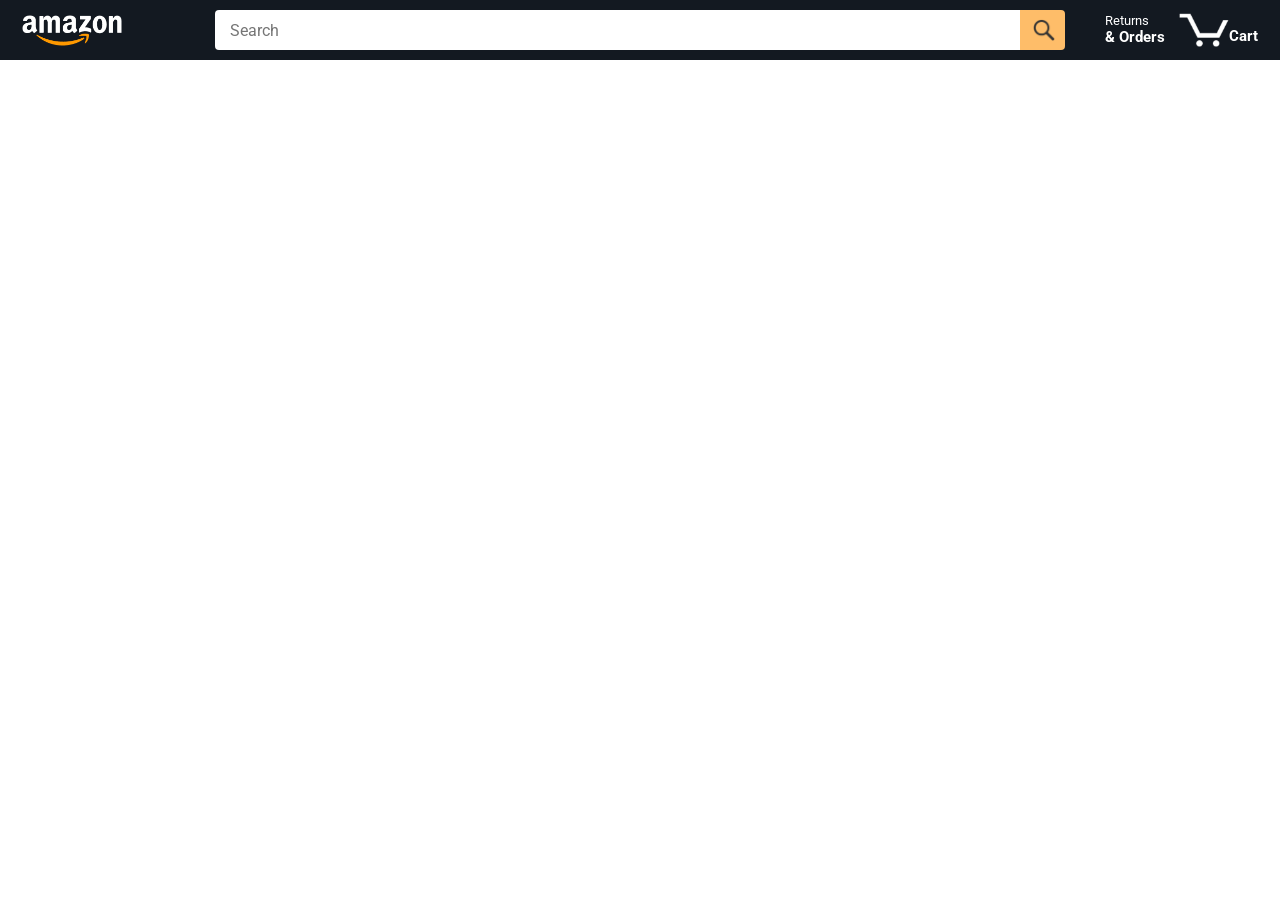
<file: index.html>
<!DOCTYPE html>
<html>
  <head>
    <title>Amazon Project</title>

    <!-- This code is needed for responsive design to work.
      (Responsive design = make the website look good on
      smaller screen sizes like a phone or a tablet). -->
    <meta name="viewport" content="width=device-width, initial-scale=1">

    <!-- Load a font called Roboto from Google Fonts. -->
    <link rel="preconnect" href="https://fonts.googleapis.com">
    <link rel="preconnect" href="https://fonts.gstatic.com" crossorigin>
    <link href="https://fonts.googleapis.com/css2?family=Roboto:wght@400;500;700&display=swap" rel="stylesheet">

    <!-- Here are the CSS files for this page. -->
    <link rel="stylesheet" href="styles/shared/general.css">
    <link rel="stylesheet" href="styles/shared/amazon-header.css">
    <link rel="stylesheet" href="styles/pages/amazon.css">
  </head>
  <body>
    <div class="amazon-header">
      <div class="amazon-header-left-section">
        <a href="amazon.html" class="header-link">
          <img class="amazon-logo"
            src="images/amazon-logo-white.png">
          <img class="amazon-mobile-logo"
            src="images/amazon-mobile-logo-white.png">
        </a>
      </div>

      <div class="amazon-header-middle-section">
        <input class="search-bar" type="text" placeholder="Search">

        <button class="search-button">
          <img class="search-icon" src="images/icons/search-icon.png">
        </button>
      </div>

      <div class="amazon-header-right-section">
        <a class="orders-link header-link" href="orders.html">
          <span class="returns-text">Returns</span>
          <span class="orders-text">& Orders</span>
        </a>

        <a class="cart-link header-link" href="checkout.html">
          <img class="cart-icon" src="images/icons/cart-icon.png">
          <div class="cart-quantity cart-quantity-js"></div>
          <div class="cart-text">Cart</div>
        </a>
      </div>
    </div>
    
    <div class="main">
      <div class="products-grid product-grid-js">
       
      </div>
    </div>
    
    <script type="module" src="scripts/amazon.js"></script>
  </body>
</html>
</file>
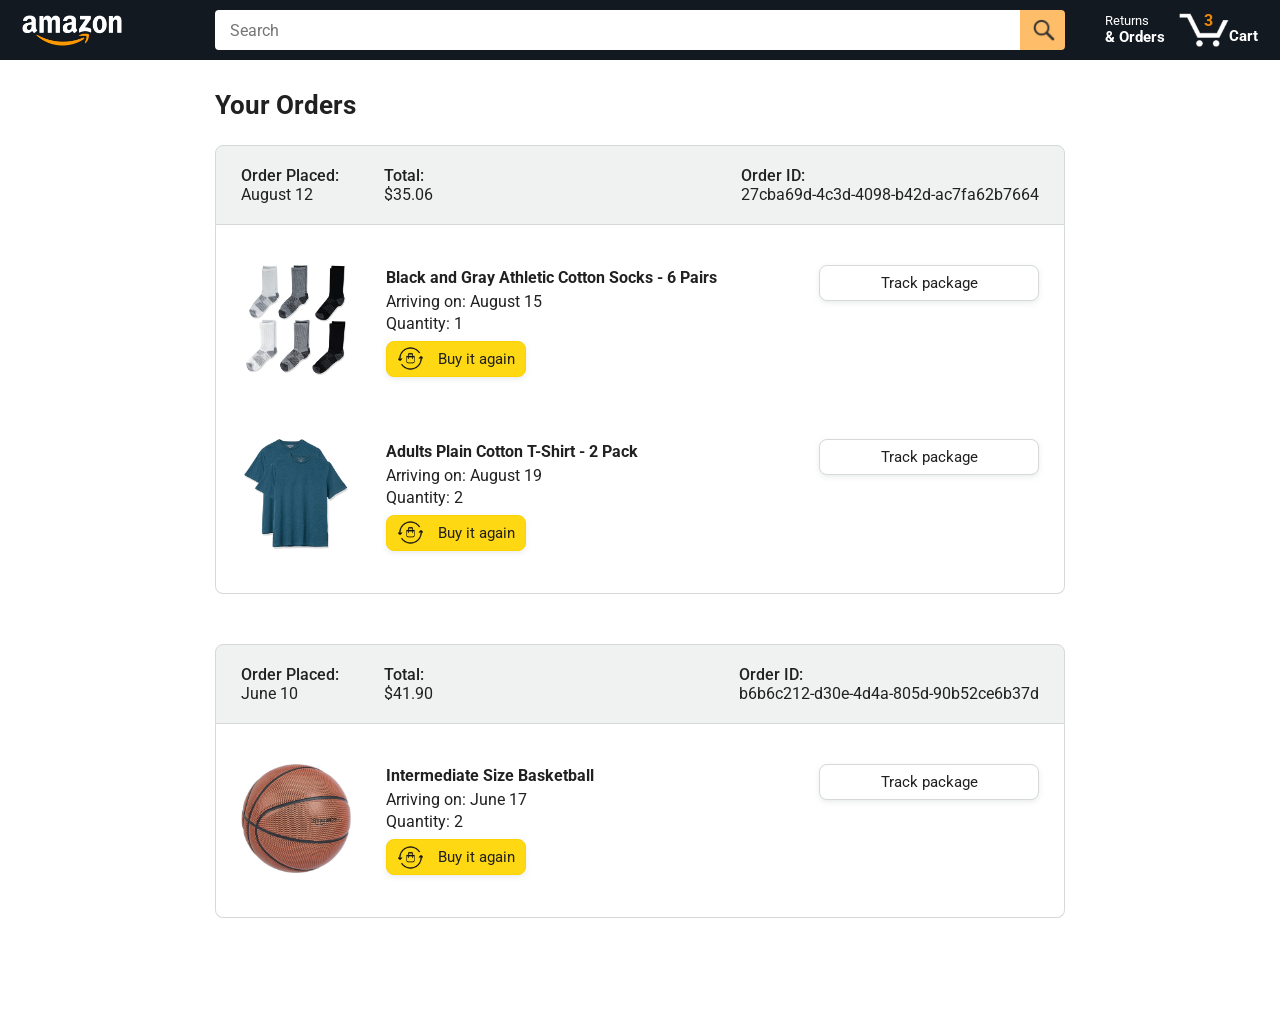
<file: orders.html>
<!DOCTYPE html>
<html>
  <head>
    <title>Orders</title>

    <!-- This code is needed for responsive design to work.
      (Responsive design = make the website look good on
      smaller screen sizes like a phone or a tablet). -->
    <meta name="viewport" content="width=device-width, initial-scale=1">

    <!-- Load a font called Roboto from Google Fonts. -->
    <link rel="preconnect" href="https://fonts.googleapis.com">
    <link rel="preconnect" href="https://fonts.gstatic.com" crossorigin>
    <link href="https://fonts.googleapis.com/css2?family=Roboto:wght@400;500;700&display=swap" rel="stylesheet">

    <!-- Here are the CSS files for this page. -->
    <link rel="stylesheet" href="styles/shared/general.css">
    <link rel="stylesheet" href="styles/shared/amazon-header.css">
    <link rel="stylesheet" href="styles/pages/orders.css">
  </head>
  <body>
    <div class="amazon-header">
      <div class="amazon-header-left-section">
        <a href="amazon.html" class="header-link">
          <img class="amazon-logo"
            src="images/amazon-logo-white.png">
          <img class="amazon-mobile-logo"
            src="images/amazon-mobile-logo-white.png">
        </a>
      </div>

      <div class="amazon-header-middle-section">
        <input class="search-bar" type="text" placeholder="Search">

        <button class="search-button">
          <img class="search-icon" src="images/icons/search-icon.png">
        </button>
      </div>

      <div class="amazon-header-right-section">
        <a class="orders-link header-link" href="orders.html">
          <span class="returns-text">Returns</span>
          <span class="orders-text">& Orders</span>
        </a>

        <a class="cart-link header-link" href="checkout.html">
          <img class="cart-icon" src="images/icons/cart-icon.png">
          <div class="cart-quantity">3</div>
          <div class="cart-text">Cart</div>
        </a>
      </div>
    </div>

    <div class="main">
      <div class="page-title">Your Orders</div>

      <div class="orders-grid">
        <div class="order-container">
          
          <div class="order-header">
            <div class="order-header-left-section">
              <div class="order-date">
                <div class="order-header-label">Order Placed:</div>
                <div>August 12</div>
              </div>
              <div class="order-total">
                <div class="order-header-label">Total:</div>
                <div>$35.06</div>
              </div>
            </div>

            <div class="order-header-right-section">
              <div class="order-header-label">Order ID:</div>
              <div>27cba69d-4c3d-4098-b42d-ac7fa62b7664</div>
            </div>
          </div>

          <div class="order-details-grid">
            <div class="product-image-container">
              <img src="images/products/athletic-cotton-socks-6-pairs.jpg">
            </div>

            <div class="product-details">
              <div class="product-name">
                Black and Gray Athletic Cotton Socks - 6 Pairs
              </div>
              <div class="product-delivery-date">
                Arriving on: August 15
              </div>
              <div class="product-quantity">
                Quantity: 1
              </div>
              <button class="buy-again-button button-primary">
                <img class="buy-again-icon" src="images/icons/buy-again.png">
                <span class="buy-again-message">Buy it again</span>
              </button>
            </div>

            <div class="product-actions">
              <a href="tracking.html">
                <button class="track-package-button button-secondary">
                  Track package
                </button>
              </a>
            </div>

            <div class="product-image-container">
              <img src="images/products/adults-plain-cotton-tshirt-2-pack-teal.jpg">
            </div>

            <div class="product-details">
              <div class="product-name">
                Adults Plain Cotton T-Shirt - 2 Pack
              </div>
              <div class="product-delivery-date">
                Arriving on: August 19
              </div>
              <div class="product-quantity">
                Quantity: 2
              </div>
              <button class="buy-again-button button-primary">
                <img class="buy-again-icon" src="images/icons/buy-again.png">
                <span class="buy-again-message">Buy it again</span>
              </button>
            </div>

            <div class="product-actions">
              <a href="tracking.html">
                <button class="track-package-button button-secondary">
                  Track package
                </button>
              </a>
            </div>
          </div>
        </div>

        <div class="order-container">

          <div class="order-header">
            <div class="order-header-left-section">
              <div class="order-date">
                <div class="order-header-label">Order Placed:</div>
                <div>June 10</div>
              </div>
              <div class="order-total">
                <div class="order-header-label">Total:</div>
                <div>$41.90</div>
              </div>
            </div>

            <div class="order-header-right-section">
              <div class="order-header-label">Order ID:</div>
              <div>b6b6c212-d30e-4d4a-805d-90b52ce6b37d</div>
            </div>
          </div>

          <div class="order-details-grid">
            <div class="product-image-container">
              <img src="images/products/intermediate-composite-basketball.jpg">
            </div>

            <div class="product-details">
              <div class="product-name">
                Intermediate Size Basketball
              </div>
              <div class="product-delivery-date">
                Arriving on: June 17
              </div>
              <div class="product-quantity">
                Quantity: 2
              </div>
              <button class="buy-again-button button-primary">
                <img class="buy-again-icon" src="images/icons/buy-again.png">
                <span class="buy-again-message">Buy it again</span>
              </button>
            </div>

            <div class="product-actions">
              <a href="tracking.html">
                <button class="track-package-button button-secondary">
                  Track package
                </button>
              </a>
            </div>
          </div>
        </div>
      </div>
    </div>
  </body>
</html>
</file>
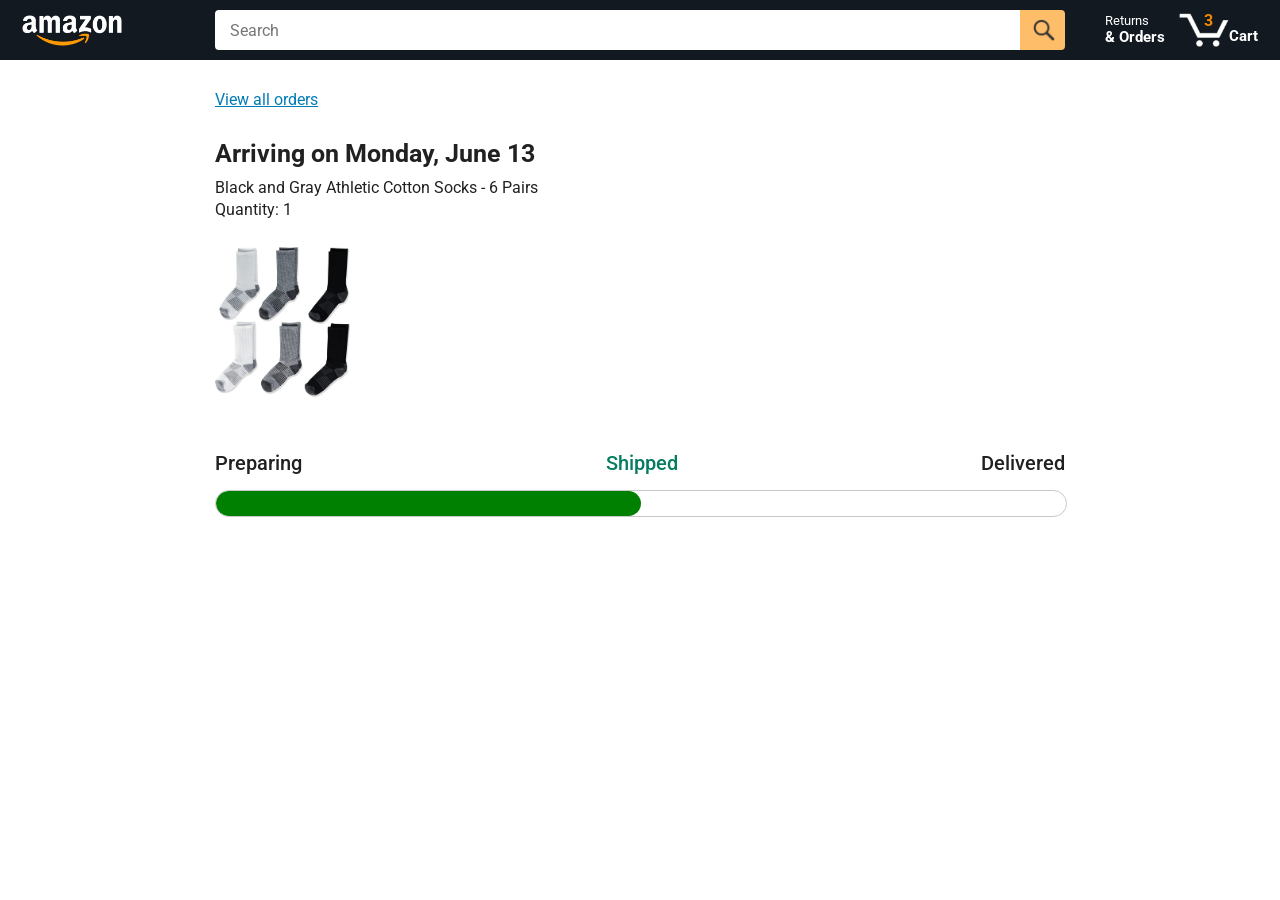
<file: tracking.html>
<!DOCTYPE html>
<html>
  <head>
    <title>Tracking</title>

    <!-- This code is needed for responsive design to work.
      (Responsive design = make the website look good on
      smaller screen sizes like a phone or a tablet). -->
    <meta name="viewport" content="width=device-width, initial-scale=1">

    <!-- Load a font called Roboto from Google Fonts. -->
    <link rel="preconnect" href="https://fonts.googleapis.com">
    <link rel="preconnect" href="https://fonts.gstatic.com" crossorigin>
    <link href="https://fonts.googleapis.com/css2?family=Roboto:wght@400;500;700&display=swap" rel="stylesheet">

    <!-- Here are the CSS files for this page. -->
    <link rel="stylesheet" href="styles/shared/general.css">
    <link rel="stylesheet" href="styles/shared/amazon-header.css">
    <link rel="stylesheet" href="styles/pages/tracking.css">
  </head>
  <body>
    <div class="amazon-header">
      <div class="amazon-header-left-section">
        <a href="amazon.html" class="header-link">
          <img class="amazon-logo"
            src="images/amazon-logo-white.png">
          <img class="amazon-mobile-logo"
            src="images/amazon-mobile-logo-white.png">
        </a>
      </div>

      <div class="amazon-header-middle-section">
        <input class="search-bar" type="text" placeholder="Search">

        <button class="search-button">
          <img class="search-icon" src="images/icons/search-icon.png">
        </button>
      </div>

      <div class="amazon-header-right-section">
        <a class="orders-link header-link" href="orders.html">
          <span class="returns-text">Returns</span>
          <span class="orders-text">& Orders</span>
        </a>

        <a class="cart-link header-link" href="checkout.html">
          <img class="cart-icon" src="images/icons/cart-icon.png">
          <div class="cart-quantity">3</div>
          <div class="cart-text">Cart</div>
        </a>
      </div>
    </div>

    <div class="main">
      <div class="order-tracking">
        <a class="back-to-orders-link link-primary" href="orders.html">
          View all orders
        </a>

        <div class="delivery-date">
          Arriving on Monday, June 13
        </div>

        <div class="product-info">
          Black and Gray Athletic Cotton Socks - 6 Pairs
        </div>

        <div class="product-info">
          Quantity: 1
        </div>

        <img class="product-image" src="images/products/athletic-cotton-socks-6-pairs.jpg">

        <div class="progress-labels-container">
          <div class="progress-label">
            Preparing
          </div>
          <div class="progress-label current-status">
            Shipped
          </div>
          <div class="progress-label">
            Delivered
          </div>
        </div>

        <div class="progress-bar-container">
          <div class="progress-bar"></div>
        </div>
      </div>
    </div>
  </body>
</html>
</file>
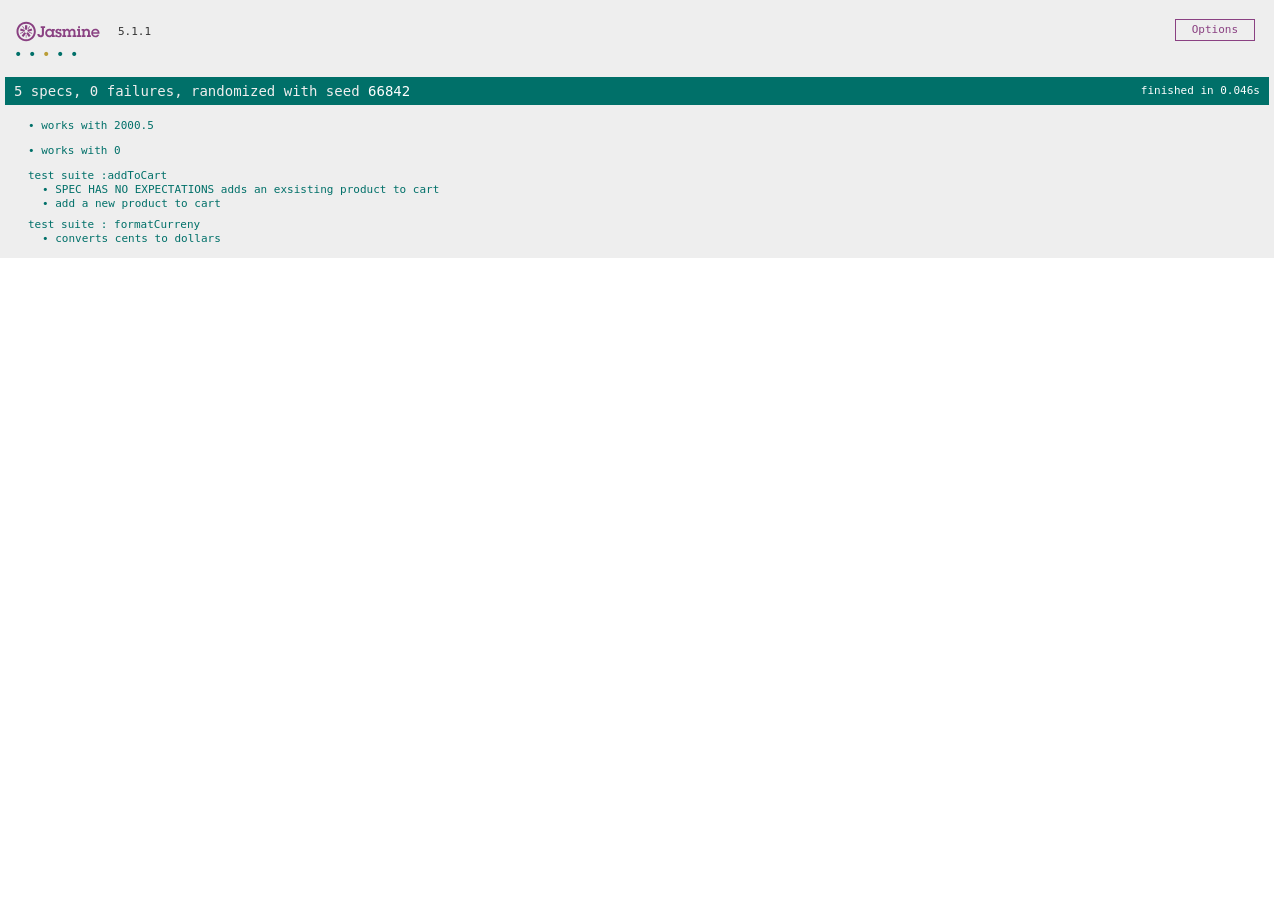
<file: tests-jamine/tests.html>
<!DOCTYPE html>
<html>
<head>
  <meta charset="utf-8">
  <title>Jasmine Spec Runner v5.1.1</title>

  <link rel="shortcut icon" type="image/png" href="lib/jasmine-5.1.1/jasmine_favicon.png">
  <link rel="stylesheet" href="lib/jasmine-5.1.1/jasmine.css">

  <script src="lib/jasmine-5.1.1/jasmine.js"></script>
  <script src="lib/jasmine-5.1.1/jasmine-html.js"></script>
  <script src="lib/jasmine-5.1.1/boot0.js"></script>
  <!-- optional: include a file here that configures the Jasmine env -->
  <script src="lib/jasmine-5.1.1/boot1.js"></script>
  <script src="utils/moneyTest.js" type="module"></script>
  <script src="data/cartTest.js" type="module"></script>
</head>

<body>
  <div class="js-test-container"></div>
</body>
</html>
</file>
<file: styles/shared/general.css>
body {
  font-family: Roboto, Arial;
  color: rgb(33, 33, 33);
  /* The <body> element has a default margin of 8px
     on all sides. This removes the default margins. */
  margin: 0;
}

/* <p> elements have a default margin on the top
   and bottom. This removes the default margins. */
p {
  margin: 0;
}

button {
  cursor: pointer;
}

select {
  cursor: pointer;
}

input, select, button {
  font-family: Roboto, Arial;
}

.button-primary {
  color: rgb(33, 33, 33);
  background-color: rgb(255, 216, 20);
  border: 1px solid rgb(252, 210, 0);
  border-radius: 8px;
  cursor: pointer;
  box-shadow: 0 2px 5px rgba(213, 217, 217, 0.5);
}

.button-primary:hover {
  background-color: rgb(247, 202, 0);
  border: 1px solid rgb(242, 194, 0);
}

.button-primary:active {
  background: rgb(255, 216, 20);
  border-color: rgb(252, 210, 0);
  box-shadow: none;
}

.button-secondary {
  color: rgb(33, 33, 33);
  background: white;
  border: 1px solid rgb(213, 217, 217);
  border-radius: 8px;
  cursor: pointer;
  box-shadow: 0 2px 5px rgba(213, 217, 217, 0.5);
}

.button-secondary:hover {
  background-color: rgb(247, 250, 250);
}

.button-secondary:active {
  background-color: rgb(237, 253, 255);
  box-shadow: none;
}

/* These styles will limit text to 2 lines. Anything
   beyond 2 lines will be replaced with "..."
   You can find this code by using an A.I. tool or by
   searching in Google.
   https://css-tricks.com/almanac/properties/l/line-clamp/ */
.limit-text-to-2-lines {
  display: -webkit-box;
  -webkit-line-clamp: 2;
  -webkit-box-orient: vertical;
  overflow: hidden;
}

.link-primary {
  color: rgb(1, 124, 182);
  cursor: pointer;
}

.link-primary:hover {
  color: rgb(196, 80, 0);
}

/* Styles for dropdown selectors. */
select {
  color: rgb(33, 33, 33);
  background-color: rgb(240, 240, 240);
  border: 1px solid rgb(213, 217, 217);
  border-radius: 8px;
  padding: 3px 5px;
  font-size: 15px;
  cursor: pointer;
  box-shadow: 0 2px 5px rgba(213, 217, 217, 0.5);
}

select:focus,
input:focus {
  outline: 2px solid rgb(255, 153, 0);
}
</file>
<file: styles/shared/amazon-header.css>
.amazon-header {
  background-color: rgb(19, 25, 33);
  color: white;
  padding-left: 15px;
  padding-right: 15px;

  display: flex;
  align-items: center;
  justify-content: space-between;

  position: fixed;
  top: 0;
  left: 0;
  right: 0;
  height: 60px;
}

.amazon-header-left-section {
  width: 180px;
}

@media (max-width: 800px) {
  .amazon-header-left-section {
    width: unset;
  }
}

.header-link {
  display: inline-block;
  padding: 6px;
  border-radius: 2px;
  cursor: pointer;
  text-decoration: none;
  border: 1px solid rgba(0, 0, 0, 0);
}

.header-link:hover {
  border: 1px solid white;
}

.amazon-logo {
  width: 100px;
  margin-top: 5px;
}

.amazon-mobile-logo {
  display: none;
}

@media (max-width: 575px) {
  .amazon-logo {
    display: none;
  }

  .amazon-mobile-logo {
    display: block;
    height: 35px;
    margin-top: 5px;
  }
}

.amazon-header-middle-section {
  flex: 1;
  max-width: 850px;
  margin-left: 10px;
  margin-right: 10px;
  display: flex;
}

.search-bar {
  flex: 1;
  width: 0;
  font-size: 16px;
  height: 38px;
  padding-left: 15px;
  border: none;
  border-top-left-radius: 4px;
  border-bottom-left-radius: 4px;
  border-top-right-radius: 0;
  border-bottom-right-radius: 0;
}

.search-button {
  background-color: rgb(254, 189, 105);
  border: none;
  width: 45px;
  height: 40px;
  border-top-right-radius: 4px;
  border-bottom-right-radius: 4px;
  flex-shrink: 0;
}

.search-icon {
  height: 22px;
  margin-left: 2px;
  margin-top: 3px;
}

.amazon-header-right-section {
  width: 180px;
  flex-shrink: 0;
  display: flex;
  justify-content: end;
}

.orders-link {
  color: white;
}

.returns-text {
  display: block;
  font-size: 13px;
}

.orders-text {
  display: block;
  font-size: 15px;
  font-weight: 700;
}

.cart-link {
  color: white;
  display: flex;
  align-items: center;
  position: relative;
}

.cart-icon {
  width: 50px;
}

.cart-text {
  margin-top: 12px;
  font-size: 15px;
  font-weight: 700;
}

.cart-quantity {
  color: rgb(240, 136, 4);
  font-size: 16px;
  font-weight: 700;

  position: absolute;
  top: 4px;
  left: 22px;
  
  width: 26px;
  text-align: center;
}
</file>
<file: styles/pages/amazon.css>
.main {
  margin-top: 60px;
}

.products-grid {
  display: grid;

  /* - In CSS Grid, 1fr means a column will take up the
       remaining space in the grid.
     - If we write 1fr 1fr ... 1fr; 8 times, this will
       divide the grid into 8 columns, each taking up an
       equal amount of the space.
     - repeat(8, 1fr); is a shortcut for repeating "1fr"
       8 times (instead of typing out "1fr" 8 times).
       repeat(...) is a special property that works with
       display: grid; */
  grid-template-columns: repeat(8, 1fr);
}

/* @media is used to create responsive design (making the
   website look good on any screen size). This @media
   means when the screen width is 2000px or less, we
   will divide the grid into 7 columns instead of 8. */
@media (max-width: 2000px) {
  .products-grid {
    grid-template-columns: repeat(7, 1fr);
  }
}

/* This @media means when the screen width is 1600px or
   less, we will divide the grid into 6 columns. */
@media (max-width: 1600px) {
  .products-grid {
    grid-template-columns: repeat(6, 1fr);
  }
}

@media (max-width: 1300px) {
  .products-grid {
    grid-template-columns: repeat(5, 1fr);
  }
}

@media (max-width: 1000px) {
  .products-grid {
    grid-template-columns: repeat(4, 1fr);
  }
}

@media (max-width: 800px) {
  .products-grid {
    grid-template-columns: repeat(3, 1fr);
  }
}

@media (max-width: 575px) {
  .products-grid {
    grid-template-columns: repeat(2, 1fr);
  }
}

@media (max-width: 450px) {
  .products-grid {
    grid-template-columns: 1fr;
  }
}

.product-container {
  padding-top: 40px;
  padding-bottom: 25px;
  padding-left: 25px;
  padding-right: 25px;

  border-right: 1px solid rgb(231, 231, 231);
  border-bottom: 1px solid rgb(231, 231, 231);

  display: flex;
  flex-direction: column;
}

.product-image-container {
  display: flex;
  justify-content: center;
  align-items: center;

  height: 180px;
  margin-bottom: 20px;
}

.product-image {
  /* Images will overflow their container by default. To
    prevent this, we set max-width and max-height to 100%
    so they stay inside their container. */
  max-width: 100%;
  max-height: 100%;
}

.product-name {
  height: 40px;
  margin-bottom: 5px;
}

.product-rating-container {
  display: flex;
  align-items: center;
  margin-bottom: 10px;
}

.product-rating-stars {
  width: 100px;
  margin-right: 6px;
}

.product-rating-count {
  color: rgb(1, 124, 182);
  cursor: pointer;
  margin-top: 3px;
}

.product-price {
  font-weight: 700;
  margin-bottom: 10px;
}

.product-quantity-container {
  margin-bottom: 17px;
}

.product-spacer {
  flex: 1;
}

.added-to-cart {
  color: rgb(6, 125, 98);
  font-size: 16px;

  display: flex;
  align-items: center;
  margin-bottom: 8px;

  /* At first, the "Added to cart" message will
     be invisible. Use JavaScript to change the
     opacity and make it visible. */
  opacity: 0;
}

.added-to-cart img {
  height: 20px;
  margin-right: 5px;
}

.add-to-cart-button {
  width: 100%;
  padding: 8px;
  border-radius: 50px;
}
</file>
<file: styles/pages/orders.css>
.main {
  max-width: 850px;
  margin-top: 90px;
  margin-bottom: 100px;
  padding-left: 20px;
  padding-right: 20px;

  /* margin-left: auto;
     margin-right auto;
     Is a trick for centering an element horizontally
     without needing a container. */
  margin-left: auto;
  margin-right: auto;
}

.page-title {
  font-weight: 700;
  font-size: 26px;
  margin-bottom: 25px;
}

.orders-grid {
  display: grid;
  grid-template-columns: 1fr;
  row-gap: 50px;
}

.order-header {
  background-color: rgb(240, 242, 242);
  border: 1px solid rgb(213, 217, 217);

  display: flex;
  align-items: center;
  justify-content: space-between;

  padding: 20px 25px;
  border-top-left-radius: 8px;
  border-top-right-radius: 8px;
}

.order-header-left-section {
  display: flex;
  flex-shrink: 0;
}

.order-header-label {
  font-weight: 500;
}

.order-date,
.order-total {
  margin-right: 45px;
}

.order-header-right-section {
  flex-shrink: 1;
}

@media (max-width: 575px) {
  .order-header {
    flex-direction: column;
    align-items: start;
    line-height: 23px;
    padding: 15px;
  }

  .order-header-left-section {
    flex-direction: column;
  }

  .order-header-label {
    margin-right: 5px;
  }

  .order-date,
  .order-total {
    display: grid;
    grid-template-columns: auto 1fr;
    margin-right: 0;
  }

  .order-header-right-section {
    display: grid;
    grid-template-columns: auto 1fr;
  }
}

.order-details-grid {
  padding: 40px 25px;
  border: 1px solid rgb(213, 217, 217);
  border-top: none;
  border-bottom-left-radius: 8px;
  border-bottom-right-radius: 8px;

  display: grid;
  grid-template-columns: 110px 1fr 220px;
  column-gap: 35px;
  row-gap: 60px;
  align-items: center;
}

@media (max-width: 800px) {
  .order-details-grid {
    grid-template-columns: 110px 1fr;
    row-gap: 0;
    padding-bottom: 8px;
  }
}

@media (max-width: 450px) {
  .order-details-grid {
    grid-template-columns: 1fr;
  }
}

.product-image-container {
  text-align: center;
}

.product-image-container img {
  max-width: 110px;
  max-height: 110px;
}

.product-name {
  font-weight: 700;
  margin-bottom: 5px;
}

.product-delivery-date {
  margin-bottom: 3px;
}

.product-quantity {
  margin-bottom: 8px;
}

.buy-again-button {
  font-size: 15px;
  width: 140px;
  height: 36px;
  border-radius: 8px;

  display: flex;
  align-items: center;
  justify-content: center;
}

.buy-again-icon {
  width: 25px;
  margin-right: 15px;
}

.product-actions {
  align-self: start;
}

.track-package-button {
  width: 100%;
  font-size: 15px;
  padding: 8px;
}

@media (max-width: 800px) {
  .buy-again-button {
    margin-bottom: 10px;
  }

  .product-actions {
    /* grid-column: 2 means this element will be placed
       in column 2 in the grid. (Normally, the column that
       an element is placed in is determined by the order
       of the elements in the HTML. grid-column overrides
       this default ordering). */
    grid-column: 2;
    margin-bottom: 30px;
  }

  .track-package-button {
    width: 140px;
  }
}

@media (max-width: 450px) {
  .product-image-container {
    text-align: center;
    margin-bottom: 25px;
  }

  .product-image-container img {
    max-width: 150px;
    max-height: 150px;
  }

  .product-name {
    margin-bottom: 10px;
  }

  .product-quantity {
    margin-bottom: 15px;
  }

  .buy-again-button {
    width: 100%;
    margin-bottom: 15px;
  }

  .product-actions {
    /* grid-column: auto; undos grid-column: 2; from above.
       This element will now be placed in its normal column
       in the grid. */
    grid-column: auto;
    margin-bottom: 70px;
  }

  .track-package-button {
    width: 100%;
    padding: 12px;
  }
}
</file>
<file: styles/pages/tracking.css>
.main {
  max-width: 850px;
  margin-top: 90px;
  margin-bottom: 100px;
  padding-left: 30px;
  padding-right: 30px;

  /* margin-left: auto;
     margin-right auto;
     Is a trick for centering an element horizontally
     without needing a container. */
  margin-left: auto;
  margin-right: auto;
}

.back-to-orders-link {
  display: inline-block;
  margin-bottom: 30px;
}

.delivery-date {
  font-size: 25px;
  font-weight: 700;
  margin-bottom: 10px;
}

.product-info {
  margin-bottom: 3px;
}

.product-image {
  max-width: 150px;
  max-height: 150px;
  margin-top: 25px;
  margin-bottom: 50px;
}

.progress-labels-container {
  display: flex;
  justify-content: space-between;
  font-size: 20px;
  font-weight: 500;
  margin-bottom: 15px;
}

.current-status {
  color: rgb(6, 125, 98);
}

@media (max-width: 575px) {
  .progress-labels-container {
    font-size: 16px;
  }
}

@media (max-width: 450px) {
  .progress-labels-container {
    flex-direction: column;
    margin-bottom: 5px;
  }

  .progress-label {
    margin-bottom: 3px;
  }
}

.progress-bar-container {
  height: 25px;
  width: 100%;

  border: 1px solid rgb(200, 200, 200);
  border-radius: 50px;
  overflow: hidden;
}

.progress-bar {
  height: 100%;
  background-color: green;
  border-radius: 50px;
  width: 50%;
}
</file>
<file: tests-jamine/lib/jasmine-5.1.1/jasmine.css>
@charset "UTF-8";
body {
  overflow-y: scroll;
}

.jasmine_html-reporter {
  width: 100%;
  background-color: #eee;
  padding: 5px;
  margin: -8px;
  font-size: 11px;
  font-family: Monaco, "Lucida Console", monospace;
  line-height: 14px;
  color: #333;
}
.jasmine_html-reporter a {
  text-decoration: none;
}
.jasmine_html-reporter a:hover {
  text-decoration: underline;
}
.jasmine_html-reporter p, .jasmine_html-reporter h1, .jasmine_html-reporter h2, .jasmine_html-reporter h3, .jasmine_html-reporter h4, .jasmine_html-reporter h5, .jasmine_html-reporter h6 {
  margin: 0;
  line-height: 14px;
}
.jasmine_html-reporter .jasmine-banner,
.jasmine_html-reporter .jasmine-symbol-summary,
.jasmine_html-reporter .jasmine-summary,
.jasmine_html-reporter .jasmine-result-message,
.jasmine_html-reporter .jasmine-spec .jasmine-description,
.jasmine_html-reporter .jasmine-spec-detail .jasmine-description,
.jasmine_html-reporter .jasmine-alert .jasmine-bar,
.jasmine_html-reporter .jasmine-stack-trace {
  padding-left: 9px;
  padding-right: 9px;
}
.jasmine_html-reporter .jasmine-banner {
  position: relative;
}
.jasmine_html-reporter .jasmine-banner .jasmine-title {
  background: url("[data-uri]") no-repeat;
  background: url("[data-uri]") no-repeat, none;
  background-size: 100%;
  display: block;
  float: left;
  width: 90px;
  height: 25px;
}
.jasmine_html-reporter .jasmine-banner .jasmine-version {
  margin-left: 14px;
  position: relative;
  top: 6px;
}
.jasmine_html-reporter #jasmine_content {
  position: fixed;
  right: 100%;
}
.jasmine_html-reporter .jasmine-banner {
  margin-top: 14px;
}
.jasmine_html-reporter .jasmine-duration {
  color: #fff;
  float: right;
  line-height: 28px;
  padding-right: 9px;
}
.jasmine_html-reporter .jasmine-symbol-summary {
  overflow: hidden;
  margin: 14px 0;
}
.jasmine_html-reporter .jasmine-symbol-summary li {
  display: inline-block;
  height: 10px;
  width: 14px;
  font-size: 16px;
}
.jasmine_html-reporter .jasmine-symbol-summary li.jasmine-passed {
  font-size: 14px;
}
.jasmine_html-reporter .jasmine-symbol-summary li.jasmine-passed:before {
  color: #007069;
  content: "•";
}
.jasmine_html-reporter .jasmine-symbol-summary li.jasmine-failed {
  line-height: 9px;
}
.jasmine_html-reporter .jasmine-symbol-summary li.jasmine-failed:before {
  color: #ca3a11;
  content: "×";
  font-weight: bold;
  margin-left: -1px;
}
.jasmine_html-reporter .jasmine-symbol-summary li.jasmine-excluded {
  font-size: 14px;
}
.jasmine_html-reporter .jasmine-symbol-summary li.jasmine-excluded:before {
  color: #bababa;
  content: "•";
}
.jasmine_html-reporter .jasmine-symbol-summary li.jasmine-excluded-no-display {
  font-size: 14px;
  display: none;
}
.jasmine_html-reporter .jasmine-symbol-summary li.jasmine-pending {
  line-height: 17px;
}
.jasmine_html-reporter .jasmine-symbol-summary li.jasmine-pending:before {
  color: #ba9d37;
  content: "*";
}
.jasmine_html-reporter .jasmine-symbol-summary li.jasmine-empty {
  font-size: 14px;
}
.jasmine_html-reporter .jasmine-symbol-summary li.jasmine-empty:before {
  color: #ba9d37;
  content: "•";
}
.jasmine_html-reporter .jasmine-run-options {
  float: right;
  margin-right: 5px;
  border: 1px solid #8a4182;
  color: #8a4182;
  position: relative;
  line-height: 20px;
}
.jasmine_html-reporter .jasmine-run-options .jasmine-trigger {
  cursor: pointer;
  padding: 8px 16px;
}
.jasmine_html-reporter .jasmine-run-options .jasmine-payload {
  position: absolute;
  display: none;
  right: -1px;
  border: 1px solid #8a4182;
  background-color: #eee;
  white-space: nowrap;
  padding: 4px 8px;
}
.jasmine_html-reporter .jasmine-run-options .jasmine-payload.jasmine-open {
  display: block;
}
.jasmine_html-reporter .jasmine-bar {
  line-height: 28px;
  font-size: 14px;
  display: block;
  color: #eee;
}
.jasmine_html-reporter .jasmine-bar.jasmine-failed, .jasmine_html-reporter .jasmine-bar.jasmine-errored {
  background-color: #ca3a11;
  border-bottom: 1px solid #eee;
}
.jasmine_html-reporter .jasmine-bar.jasmine-passed {
  background-color: #007069;
}
.jasmine_html-reporter .jasmine-bar.jasmine-incomplete {
  background-color: #bababa;
}
.jasmine_html-reporter .jasmine-bar.jasmine-skipped {
  background-color: #bababa;
}
.jasmine_html-reporter .jasmine-bar.jasmine-warning {
  margin-top: 14px;
  margin-bottom: 14px;
  background-color: #ba9d37;
  color: #333;
}
.jasmine_html-reporter .jasmine-bar.jasmine-menu {
  background-color: #fff;
  color: #000;
}
.jasmine_html-reporter .jasmine-bar.jasmine-menu a {
  color: blue;
  text-decoration: underline;
}
.jasmine_html-reporter .jasmine-bar a {
  color: white;
}
.jasmine_html-reporter.jasmine-spec-list .jasmine-bar.jasmine-menu.jasmine-failure-list,
.jasmine_html-reporter.jasmine-spec-list .jasmine-results .jasmine-failures {
  display: none;
}
.jasmine_html-reporter.jasmine-failure-list .jasmine-bar.jasmine-menu.jasmine-spec-list,
.jasmine_html-reporter.jasmine-failure-list .jasmine-summary {
  display: none;
}
.jasmine_html-reporter .jasmine-results {
  margin-top: 14px;
}
.jasmine_html-reporter .jasmine-summary {
  margin-top: 14px;
}
.jasmine_html-reporter .jasmine-summary ul {
  list-style-type: none;
  margin-left: 14px;
  padding-top: 0;
  padding-left: 0;
}
.jasmine_html-reporter .jasmine-summary ul.jasmine-suite {
  margin-top: 7px;
  margin-bottom: 7px;
}
.jasmine_html-reporter .jasmine-summary li.jasmine-passed a {
  color: #007069;
}
.jasmine_html-reporter .jasmine-summary li.jasmine-failed a {
  color: #ca3a11;
}
.jasmine_html-reporter .jasmine-summary li.jasmine-empty a {
  color: #ba9d37;
}
.jasmine_html-reporter .jasmine-summary li.jasmine-pending a {
  color: #ba9d37;
}
.jasmine_html-reporter .jasmine-summary li.jasmine-excluded a {
  color: #bababa;
}
.jasmine_html-reporter .jasmine-specs li.jasmine-passed a:before {
  content: "• ";
}
.jasmine_html-reporter .jasmine-specs li.jasmine-failed a:before {
  content: "× ";
}
.jasmine_html-reporter .jasmine-specs li.jasmine-empty a:before {
  content: "* ";
}
.jasmine_html-reporter .jasmine-specs li.jasmine-pending a:before {
  content: "• ";
}
.jasmine_html-reporter .jasmine-specs li.jasmine-excluded a:before {
  content: "• ";
}
.jasmine_html-reporter .jasmine-description + .jasmine-suite {
  margin-top: 0;
}
.jasmine_html-reporter .jasmine-suite {
  margin-top: 14px;
}
.jasmine_html-reporter .jasmine-suite a {
  color: #333;
}
.jasmine_html-reporter .jasmine-failures .jasmine-spec-detail {
  margin-bottom: 28px;
}
.jasmine_html-reporter .jasmine-failures .jasmine-spec-detail .jasmine-description {
  background-color: #ca3a11;
  color: white;
}
.jasmine_html-reporter .jasmine-failures .jasmine-spec-detail .jasmine-description a {
  color: white;
}
.jasmine_html-reporter .jasmine-result-message {
  padding-top: 14px;
  color: #333;
  white-space: pre-wrap;
}
.jasmine_html-reporter .jasmine-result-message span.jasmine-result {
  display: block;
}
.jasmine_html-reporter .jasmine-stack-trace {
  margin: 5px 0 0 0;
  max-height: 224px;
  overflow: auto;
  line-height: 18px;
  color: #666;
  border: 1px solid #ddd;
  background: white;
  white-space: pre;
}
.jasmine_html-reporter .jasmine-expander a {
  display: block;
  margin-left: 14px;
  color: blue;
  text-decoration: underline;
}
.jasmine_html-reporter .jasmine-expander-contents {
  display: none;
}
.jasmine_html-reporter .jasmine-expanded {
  padding-bottom: 10px;
}
.jasmine_html-reporter .jasmine-expanded .jasmine-expander-contents {
  display: block;
  margin-left: 14px;
  padding: 5px;
}
.jasmine_html-reporter .jasmine-debug-log {
  margin: 5px 0 0 0;
  padding: 5px;
  color: #666;
  border: 1px solid #ddd;
  background: white;
}
.jasmine_html-reporter .jasmine-debug-log table {
  border-spacing: 0;
}
.jasmine_html-reporter .jasmine-debug-log table, .jasmine_html-reporter .jasmine-debug-log th, .jasmine_html-reporter .jasmine-debug-log td {
  border: 1px solid #ddd;
}
</file>
